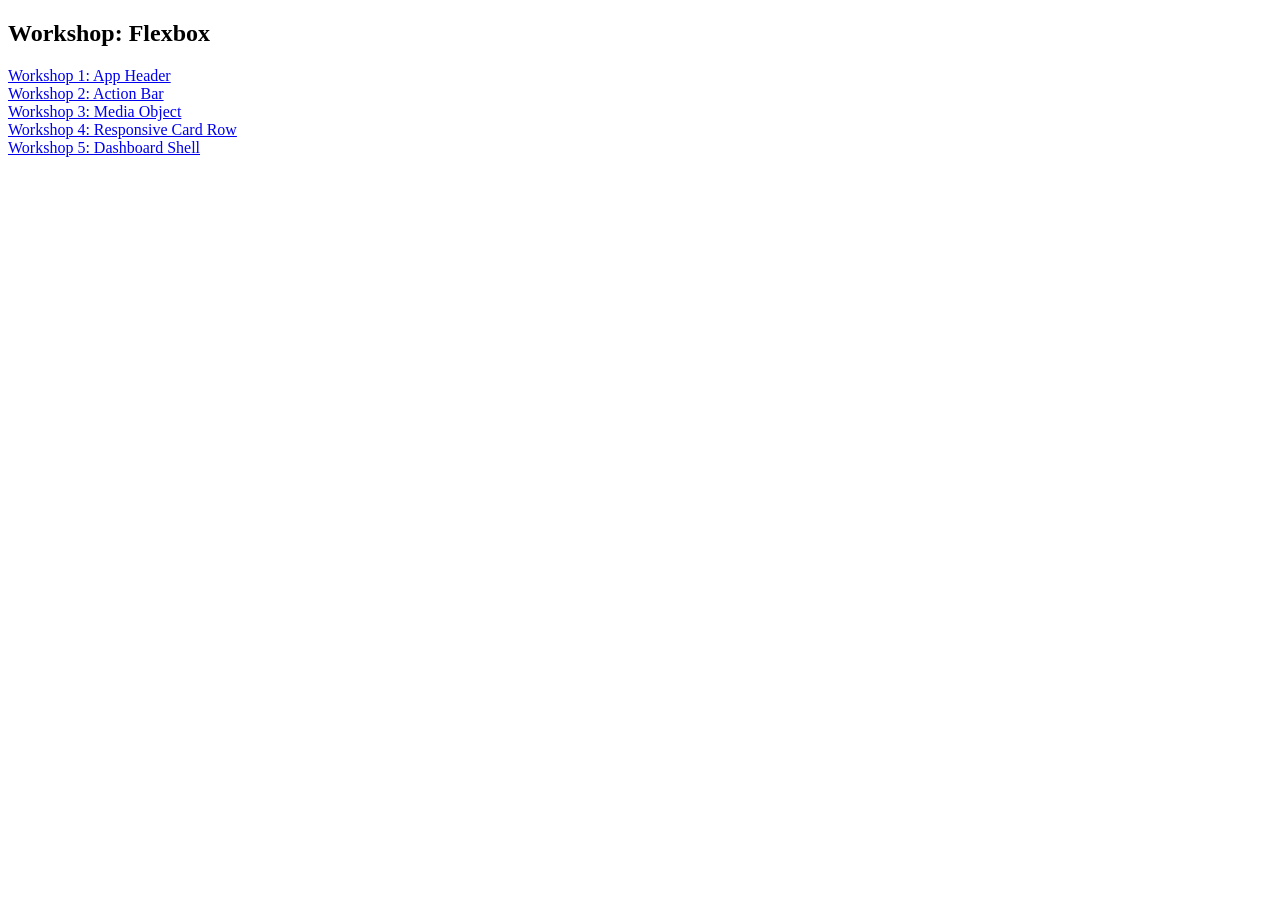
<file: index.html>
<!doctype html>
<html lang="en">
  <head>
    <meta charset="UTF-8" />
    <meta name="viewport" content="width=device-width, initial-scale=1.0" />
    <title>Document</title>
  </head>
  <body>
    <h2>Workshop: Flexbox</h2>
    <a href="workshop01.html">Workshop 1: App Header</a>
    <br />
    <a href="workshop02.html">Workshop 2: Action Bar</a>
    <br />
    <a href="workshop03.html">Workshop 3: Media Object</a>
    <br />
    <a href="workshop04.html">Workshop 4: Responsive Card Row</a>
    <br />
    <a href="workshop05.html">Workshop 5: Dashboard Shell</a>
  </body>
</html>
</file>
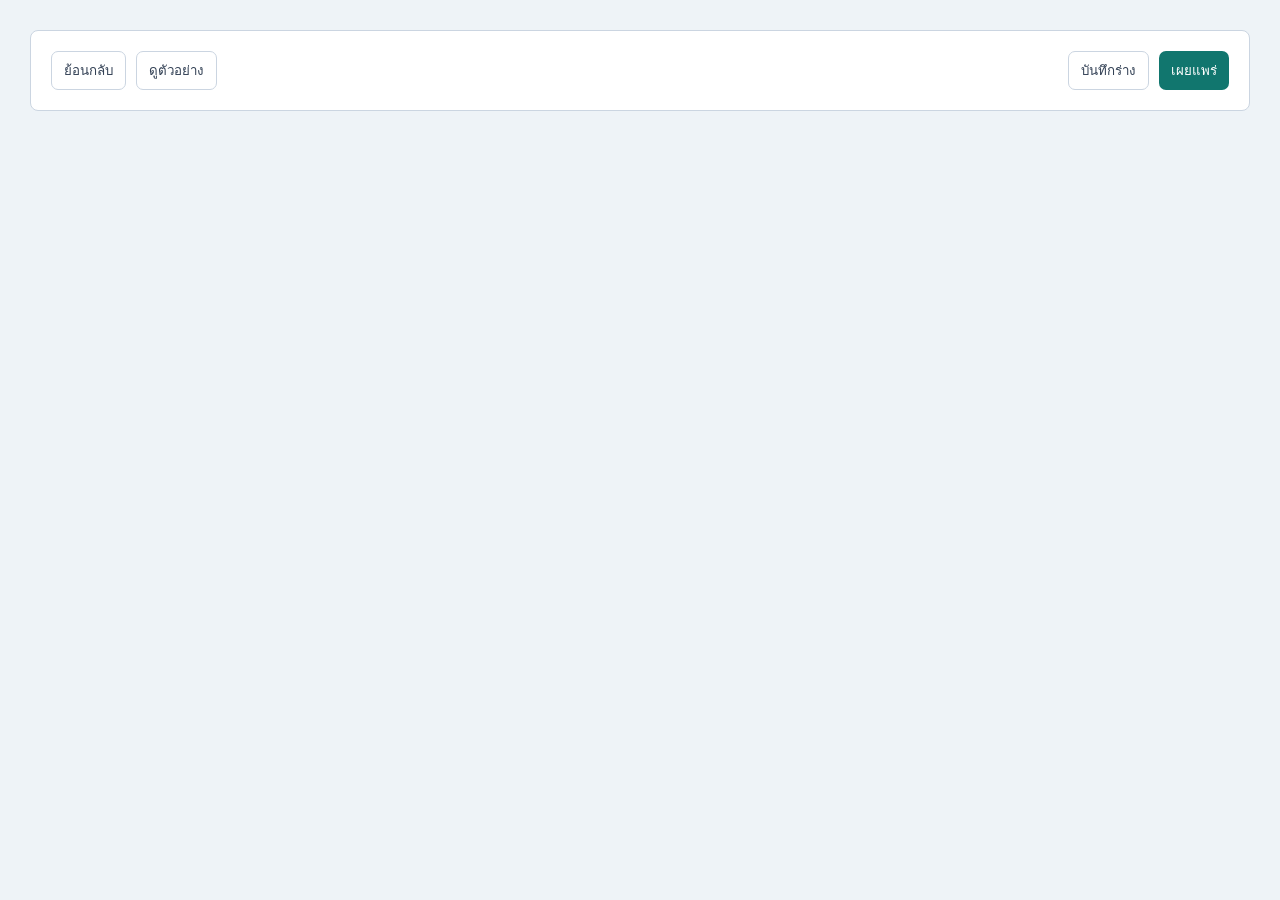
<file: workshop02.html>
<!doctype html>
<html lang="en">
  <head>
    <meta charset="UTF-8" />
    <meta name="viewport" content="width=device-width, initial-scale=1.0" />
    <link rel="stylesheet" href="workshop02.css" />
    <title>Document</title>
  </head>
  <body>
    <div class="panel">
      <div class="action-bar">
        <div class="action-group">
          <button>ย้อนกลับ</button>
          <button>ดูตัวอย่าง</button>
        </div>
        <div class="action-group">
          <button class="secondary">บันทึกร่าง</button>
          <button class="primary">เผยแพร่</button>
        </div>
      </div>
    </div>
  </body>
</html>
</file>
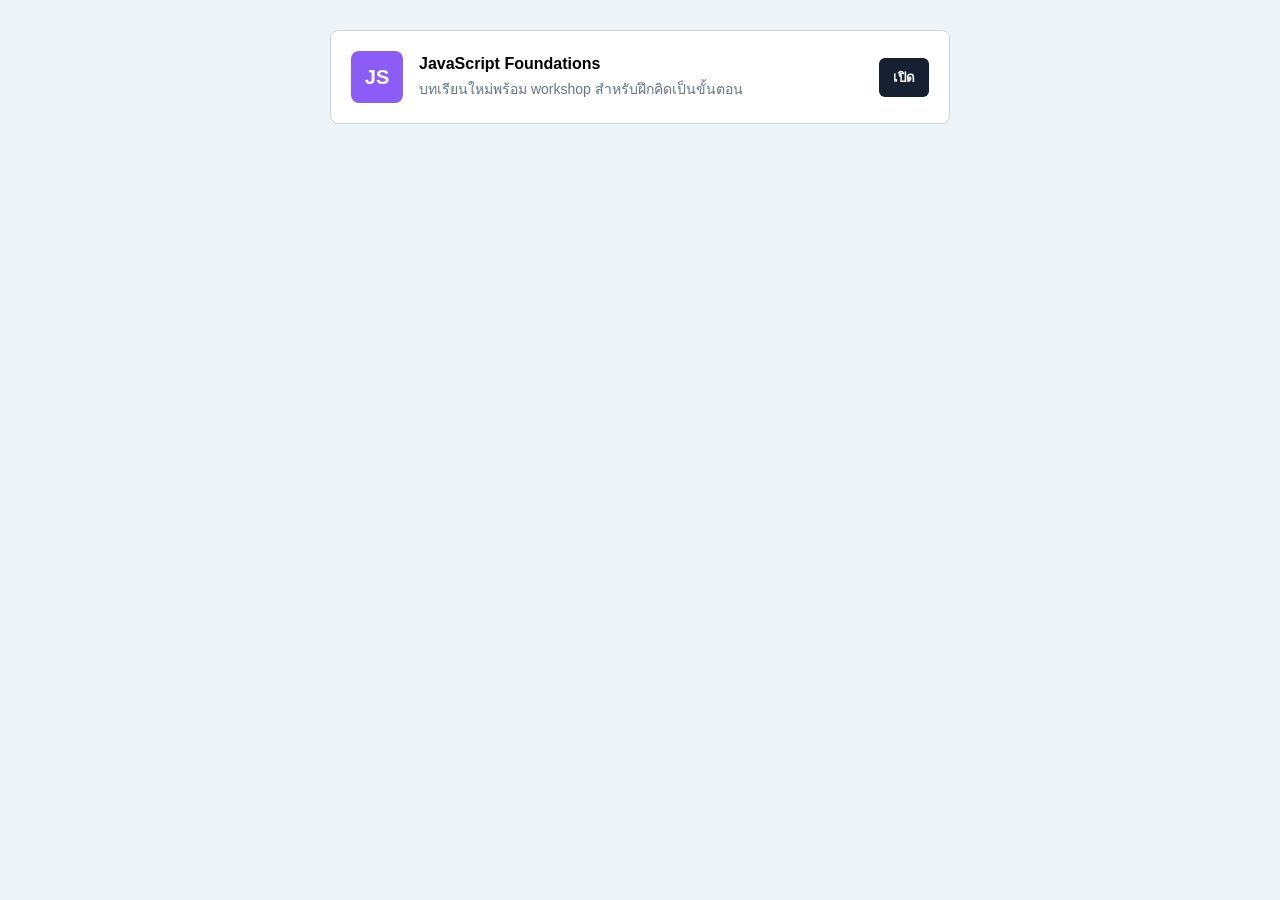
<file: workshop03.html>
<!doctype html>
<html lang="en">
  <head>
    <meta charset="UTF-8" />
    <meta name="viewport" content="width=device-width, initial-scale=1.0" />
    <link rel="stylesheet" href="workshop03.css" />
    <title>Document</title>
  </head>
  <body>
    <article class="media">
      <div class="avatar">JS</div>

      <div class="media__content">
        <p class="media__title">JavaScript Foundations</p>
        <p class="media__meta">
          บทเรียนใหม่พร้อม workshop สำหรับฝึกคิดเป็นขั้นตอน
        </p>
      </div>

      <button class="media__action">เปิด</button>
    </article>
  </body>
</html>
</file>
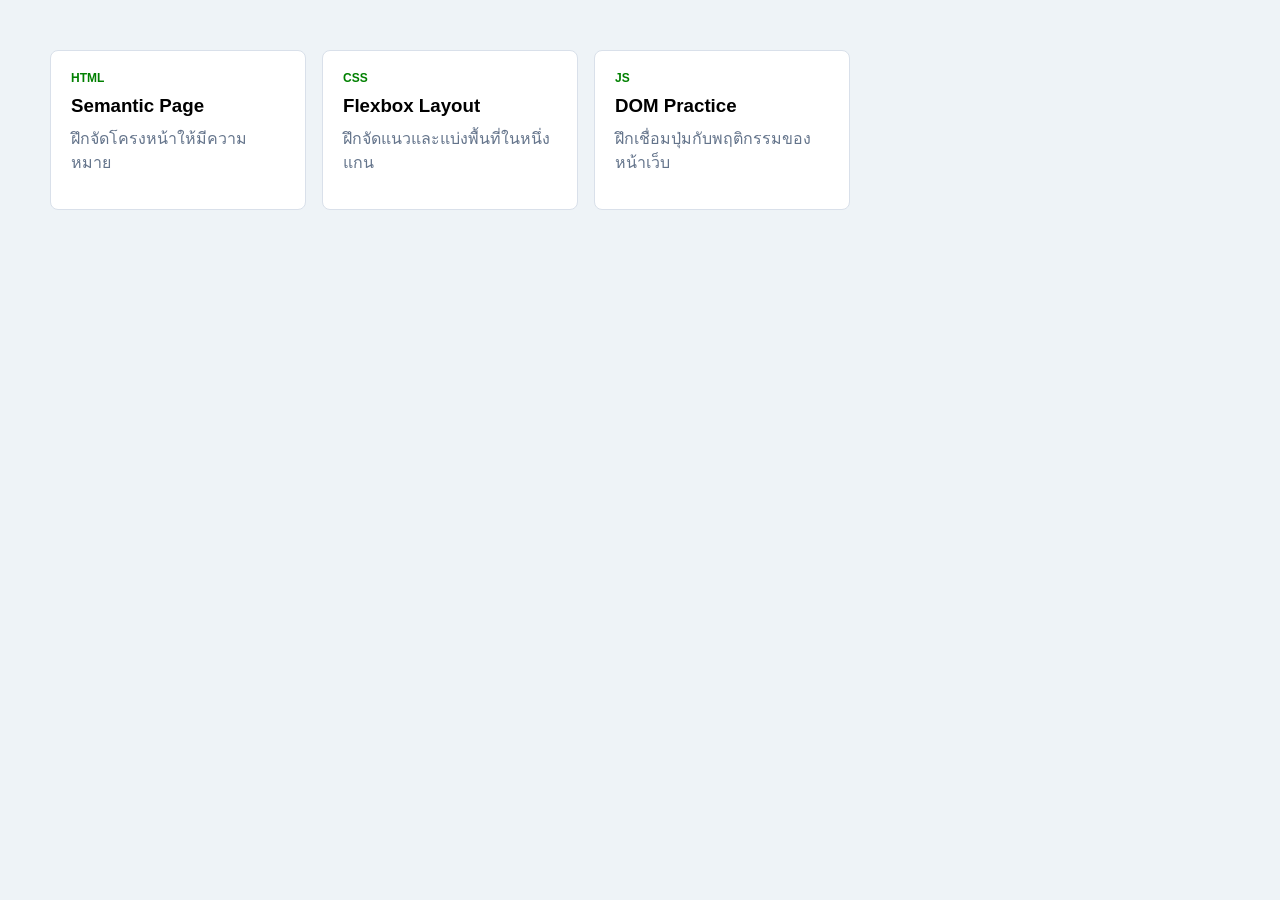
<file: workshop04.html>
<!doctype html>
<html lang="en">
  <head>
    <meta charset="UTF-8" />
    <meta name="viewport" content="width=device-width, initial-scale=1.0" />
    <link rel="stylesheet" href="workshop04.css" />
    <title>Document</title>
  </head>
  <body>
    <section class="card-list">
      <article class="card">
        <p class="card__eyebrow">HTML</p>
        <h3>Semantic Page</h3>
        <p>ฝึกจัดโครงหน้าให้มีความหมาย</p>
      </article>

      <article class="card">
        <p class="card__eyebrow">CSS</p>
        <h3>Flexbox Layout</h3>
        <p>ฝึกจัดแนวและแบ่งพื้นที่ในหนึ่งแกน</p>
      </article>

      <article class="card">
        <p class="card__eyebrow">JS</p>
        <h3>DOM Practice</h3>
        <p>ฝึกเชื่อมปุ่มกับพฤติกรรมของหน้าเว็บ</p>
      </article>
    </section>
  </body>
</html>
</file>
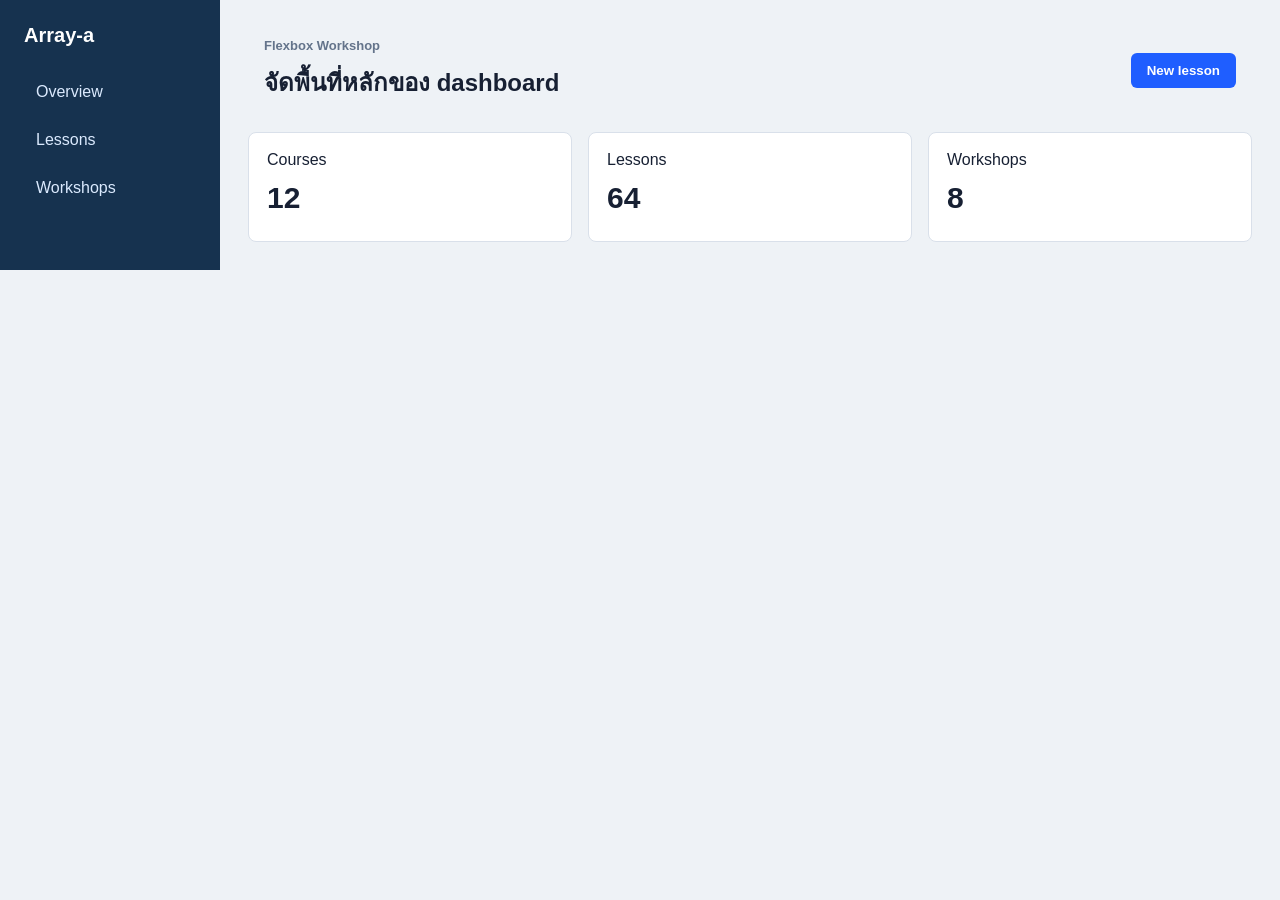
<file: workshop05.html>
<!doctype html>
<html lang="en">
  <head>
    <meta charset="UTF-8" />
    <meta name="viewport" content="width=device-width, initial-scale=1.0" />
    <link rel="stylesheet" href="workshop05.css" />
    <title>Document</title>
  </head>
  <body>
    <main class="dashboard">
      <aside class="sidebar">
        <p class="logo">Array-a</p>
        <a href="#">Overview</a>
        <a href="#">Lessons</a>
        <a href="#">Workshops</a>
      </aside>

      <section class="main">
        <div class="topbar">
          <div>
            <p class="label">Flexbox Workshop</p>
            <h1>จัดพื้นที่หลักของ dashboard</h1>
          </div>
          <button>New lesson</button>
        </div>

        <div class="summary">
          <article>Courses<br /><strong>12</strong></article>
          <article>Lessons<br /><strong>64</strong></article>
          <article>Workshops<br /><strong>8</strong></article>
        </div>
      </section>
    </main>
  </body>
</html>
</file>
<file: workshop02.css>
*{
    box-sizing: border-box;
    margin: 0;
    padding: 0;
    font-family: Arial, Helvetica, sans-serif;
    /* border: 1px solid; */
}

body{
    background-color: #eef3f7;
    padding: 30px;

}

.panel{
    padding: 20px;
    background-color: white;
    border-radius: 8px;
    border: 1px solid #cbd5e1;
}

.action-bar{
    display: flex;
    justify-content: space-between;
    align-items: center;
}

.action-group{
    display: flex;
    gap: 10px;
}

.action-group button{
    background-color: white;
    border-radius: 7px;
    padding: 8px 12px;
    border: 1px solid #cbd5e1;
    color: #334155;
    font-weight: 500;
}

.action-group .primary{
    background-color: #11766e;
    color: white;
    border: 0;
}
</file>
<file: workshop03.css>
*{
    box-sizing: border-box;
    margin: 0;
    padding: 0;
    font-family: Arial, Helvetica, sans-serif;
    /* border: 1px solid; */
}

body{
    background-color: #eef3f7;
    padding: 30px;
}

.media{
    display: flex;
    padding: 20px;
    background-color: white;
    border-radius: 8px;
    border: 1px solid #cbd5e1;
    align-items: center;
    gap: 16px;
    max-width: 620px;
    margin: 0 auto;
    /* padding: 18px; */
}

.avatar {
    /* flex: 0 0 52px; */
    display: flex;
    width: 52px;
    height: 52px;
    background: #8b5cf6;
    align-items: center;
    justify-content: center;
    border-radius: 8px;
    font-size: 20px;
    font-weight: 700;
    color: white;
}
.media__title{
    font-size: 16px;
    font-weight: 700;
    margin: 0 0 5px
}
.media__content{
    flex: 1;
}

.media__meta{
    color: #64748b;
    font-size: 14px;
}
.media__action{
    padding: 9px 14px;
    color: #ffffff;
    background: #172033;
    border-radius: 6px;
    border: 0;
    font-weight: 700;

}
</file>
<file: workshop04.css>
*{
    box-sizing: border-box;
    margin: 0;
    padding: 0;
    font-family: Arial, Helvetica, sans-serif;
    /* border: 1px solid; */
}

body{
    background-color: #eef3f7;
    padding: 30px;
}

.card-list{
    display: flex;
    padding: 20px;
    gap: 16px;
    border-radius: 8px;
    /* border: 1px solid #cbd5e1; */
    /* margin: 0 auto; */
    flex-wrap: wrap;
    max-width: 840px;
    
}

.card{
    flex: 1 1 180px;
    gap: 16px;
    min-height: 160px;
    padding: 20px;
    border: 1px solid #d9e0ea;
    background-color: white;
    border-radius: 8px;
}

.card__eyebrow{
    font-size: 12px;
    font-weight: 700;
    color: green;
    margin: 0 0 10px;
}
.card h3{
    margin: 0 0 10px;
}

.card p:last-child{
    color: #64748b;
    line-height: 1.5;
}
</file>
<file: workshop05.css>
*{
    box-sizing: border-box;
    margin: 0;
    padding: 0;
}

body {
  margin: 0;
  font-family: Arial, sans-serif;
  color: #172033;
  background: #eef2f6;
}

.dashboard{
    display: flex;
}
.sidebar{
    display: flex;
    flex: 0 0 220px;
    padding: 10px 12px;
    flex-direction: column;
    background: #16324f;
    color: #dbeafe;
    gap: 10px;
    padding: 24px;


}
.logo{
    margin: 0 0 16px;
    font-size: 20px;
    font-weight: 700;
    color: white;
}
.sidebar a{
    padding: 10px 12px;
    color: #dbeafe;
    text-decoration: none;
    border-radius: 6px;
}
.sidebar a:hover {
  background: rgba(255, 255, 255, 0.12);
}
.main {
  flex: 1;
  padding: 28px;
}
.topbar{
    display: flex;
    padding: 10px 16px;
    align-items: center;
    justify-content: space-between;
    gap: 20px;
    margin: 0 0 20px;
}
.label {
  color: #64748b;
  font-size: 13px;
  font-weight: 800;
  margin: 0 0 10px;

}

button {
  padding: 10px 16px;
  color: #ffffff;
  background: #1f5eff;
  border: 0;
  border-radius: 6px;
  font-weight: 700;
}

.summary{
    display: flex;
    gap: 16px;
}
    
.summary article{
    flex: 1;
    min-height: 110px;
    padding: 18px;
    background-color: #fff;
    border: 1px solid #d9e0ea;
    border-radius: 8px;

}

.summary strong{
    margin-top: 12px;
    display: block;
    font-size: 30px;
    font-weight: 700;

}
</file>
